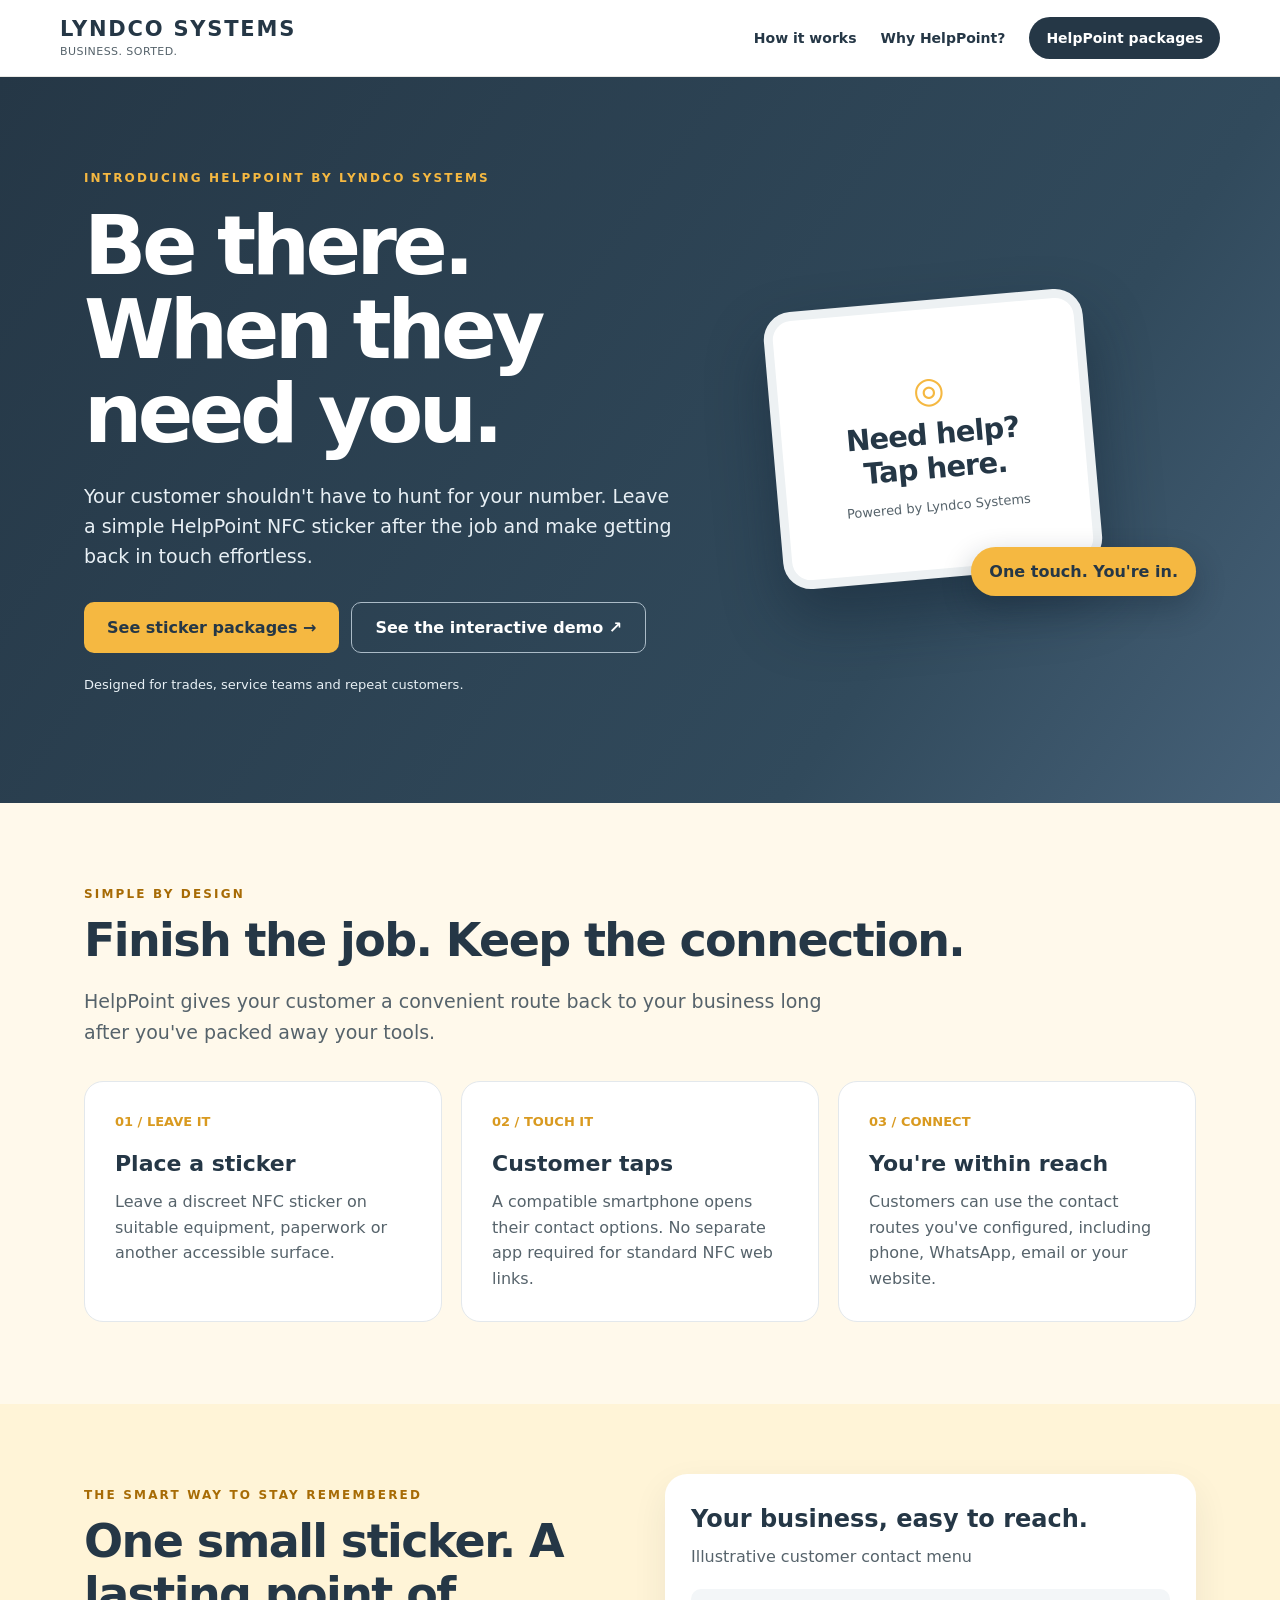
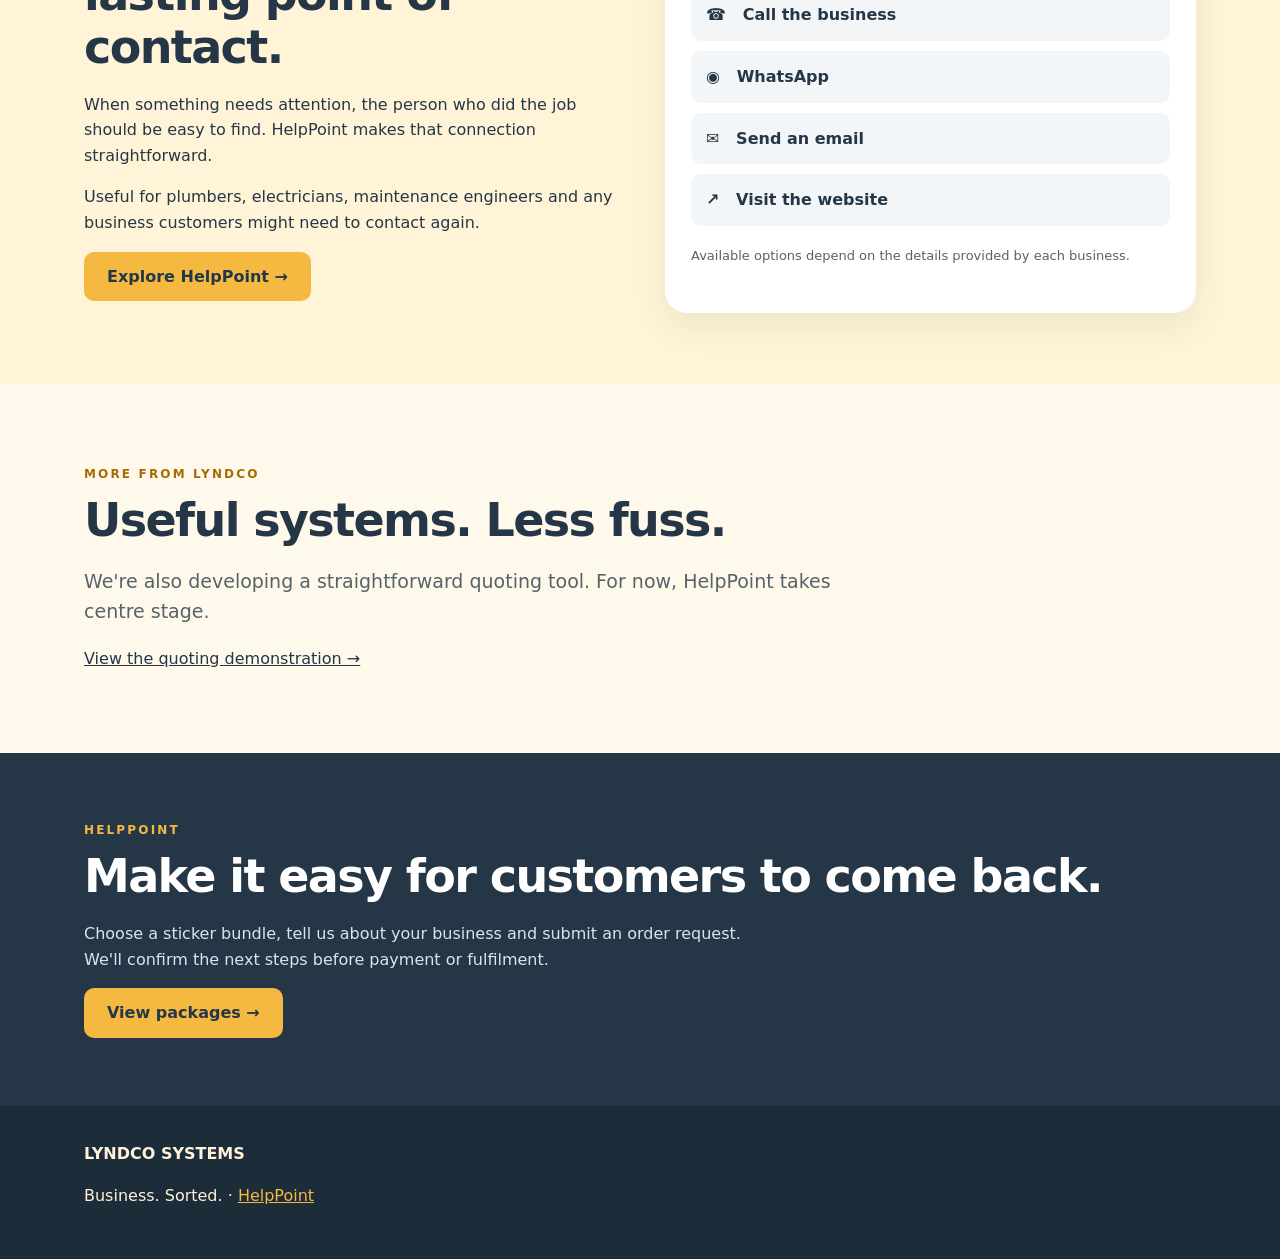
<file: index.html>
<!doctype html>
<html lang="en-GB"><head><meta charset="utf-8"><meta name="viewport" content="width=device-width,initial-scale=1"><meta name="theme-color" content="#253746"><meta name="description" content="HelpPoint by Lyndco Systems. A simple NFC sticker that gives your customers a direct way to contact your business again."><title>Lyndco Systems | HelpPoint</title><style>
:root{--ink:#253746;--teal:#D99A20;--gold:#F5B841;--paper:#FFF9EB;--muted:#56636B}*{box-sizing:border-box}html{scroll-behavior:smooth}body{margin:0;font:16px/1.6 system-ui,-apple-system,Segoe UI,sans-serif;background:var(--paper);color:var(--ink)}a{color:inherit}.wrap{max-width:1160px;margin:auto;padding:0 24px}.nav{display:flex;justify-content:space-between;align-items:center;gap:22px;padding:17px 0}.masthead{background:#fff;border-bottom:1px solid #E9E9E5}.wordmark{font-weight:850;letter-spacing:.085em;text-decoration:none;font-size:21px;line-height:1.1;color:#253746}.wordmark small{display:block;letter-spacing:.04em;font-weight:500;font-size:11px;margin-top:5px;color:#56636B}.navlinks{display:flex;gap:24px;align-items:center;flex-wrap:wrap}.navlinks a{font-size:14px;font-weight:700;text-decoration:none}.navlinks .navcta{background:var(--ink);color:#fff;border-radius:100px;padding:10px 17px}.hero{background:linear-gradient(125deg,#253746,#314A5C 72%,#466178);color:#fff;overflow:hidden}.hero-inner{display:grid;grid-template-columns:1.15fr .85fr;gap:50px;align-items:center;padding-top:92px;padding-bottom:94px}.eyebrow{color:#F5B841;text-transform:uppercase;font-size:12px;letter-spacing:.18em;font-weight:850}h1{font-size:clamp(48px,6.4vw,82px);letter-spacing:-.055em;line-height:1.03;margin:15px 0 24px}h2{font-size:clamp(30px,4vw,46px);letter-spacing:-.035em;line-height:1.15;margin:10px 0 18px}.hero p{font-size:19px;color:#E8F0F5;max-width:590px}.btn{display:inline-flex;align-items:center;justify-content:center;min-height:49px;border-radius:10px;padding:12px 23px;font-weight:800;text-decoration:none;background:var(--gold);color:#253746}.btn.secondary{background:transparent;border:1px solid #ABBBC7;color:#fff}.btn:hover,.navcta:hover{filter:brightness(1.08);transform:translateY(-1px)}.btn,.navcta{transition:transform .15s,filter .15s}.buttons{display:flex;gap:12px;flex-wrap:wrap;margin-top:30px}.visual{position:relative;padding:28px}.sticker{margin:0 auto 0 0;max-width:320px;aspect-ratio:1.15;background:#FFFFFF;color:#253746;border:9px solid #EDF1F3;border-radius:28px;box-shadow:0 30px 60px #101F2F70;display:flex;flex-direction:column;justify-content:center;align-items:center;text-align:center;transform:rotate(-5deg);padding:24px}.sticker .symbol{font-size:36px;color:#F5B841}.sticker strong{font-size:29px;line-height:1.15;letter-spacing:-.03em}.sticker span{color:#56636B;font-size:13px;margin-top:12px}.visual .pill{position:absolute;right:0;bottom:10px;background:#F5B841;color:#253746;border-radius:100px;padding:12px 18px;font-weight:800;box-shadow:0 12px 30px #101F2F50}.section{padding:82px 0}.section .lead{font-size:19px;max-width:770px;color:var(--muted)}.steps{display:grid;grid-template-columns:repeat(3,1fr);gap:19px;margin-top:34px}.step{padding:30px;background:#fff;border:1px solid #E3E8EC;border-radius:19px}.number{font-size:13px;font-weight:900;color:var(--teal)}.step h3{font-size:22px;margin:13px 0 8px}.step p{color:var(--muted);margin:0}.stripe{background:#FFF4D7;padding:70px 0}.two{display:grid;grid-template-columns:1fr 1fr;gap:50px;align-items:center}.example{background:#fff;border-radius:22px;padding:26px;box-shadow:0 14px 35px #25374614}.example h3{margin:0 0 5px;font-size:24px}.example p{color:var(--muted);margin:0 0 20px}.option{padding:13px 15px;background:#F3F6F8;border-radius:10px;margin-top:10px;font-weight:700}.fine{font-size:13px;color:var(--muted)}.closing{background:#253746;color:#fff;padding:68px 0}.closing p{color:#D9E5ED;max-width:670px}.footer{padding:35px 0;background:#1C2C39;color:#fff2d9}.footer a{color:#F5B841}@media(max-width:780px){.hero-inner,.two,.steps{grid-template-columns:1fr}.hero-inner{padding-top:55px;padding-bottom:65px;gap:15px}.nav{align-items:flex-start;flex-direction:column}.navlinks{gap:16px}.visual{padding:25px 15px}.visual .pill{right:6px}.section{padding:58px 0}.stripe{padding:54px 0}h1{font-size:51px}}
</style></head><body>
<header class="masthead"><div class="wrap nav"><a class="wordmark" href="/" aria-label="Lyndco Systems home">LYNDCO SYSTEMS<small>BUSINESS. SORTED.</small></a><nav class="navlinks" aria-label="Main navigation"><a href="#how">How it works</a><a href="#why">Why HelpPoint?</a><a href="/helppoint/" class="navcta">HelpPoint packages</a></nav></div></header>
<main><section class="hero"><div class="wrap hero-inner"><div><div class="eyebrow">Introducing HelpPoint by Lyndco Systems</div><h1>Be there.<br>When they need you.</h1><p>Your customer shouldn't have to hunt for your number. Leave a simple HelpPoint NFC sticker after the job and make getting back in touch effortless.</p><div class="buttons"><a class="btn" href="/helppoint/">See sticker packages →</a><a class="btn secondary" href="https://demo.lyndcosystems.com/">See the interactive demo ↗</a></div><p style="font-size:13px;margin-top:22px">Designed for trades, service teams and repeat customers.</p></div><div class="visual"><div class="sticker" aria-label="Example customer-facing sticker"><div class="symbol">◎</div><strong>Need help?<br>Tap here.</strong><span>Powered by Lyndco Systems</span></div><div class="pill">One touch. You're in.</div></div></div></section>
<section class="section" id="how"><div class="wrap"><div class="eyebrow" style="color:#A76B05">Simple by design</div><h2>Finish the job. Keep the connection.</h2><p class="lead">HelpPoint gives your customer a convenient route back to your business long after you've packed away your tools.</p><div class="steps"><div class="step"><div class="number">01 / LEAVE IT</div><h3>Place a sticker</h3><p>Leave a discreet NFC sticker on suitable equipment, paperwork or another accessible surface.</p></div><div class="step"><div class="number">02 / TOUCH IT</div><h3>Customer taps</h3><p>A compatible smartphone opens their contact options. No separate app required for standard NFC web links.</p></div><div class="step"><div class="number">03 / CONNECT</div><h3>You're within reach</h3><p>Customers can use the contact routes you've configured, including phone, WhatsApp, email or your website.</p></div></div></div></section>
<section class="stripe" id="why"><div class="wrap two"><div><div class="eyebrow" style="color:#A76B05">The smart way to stay remembered</div><h2>One small sticker. A lasting point of contact.</h2><p class="lead">When something needs attention, the person who did the job should be easy to find. HelpPoint makes that connection straightforward.</p><p>Useful for plumbers, electricians, maintenance engineers and any business customers might need to contact again.</p><a class="btn" href="/helppoint/">Explore HelpPoint →</a></div><div class="example"><h3>Your business, easy to reach.</h3><p>Illustrative customer contact menu</p><div class="option">☎ &nbsp; Call the business</div><div class="option">◉ &nbsp; WhatsApp</div><div class="option">✉ &nbsp; Send an email</div><div class="option">↗ &nbsp; Visit the website</div><p class="fine" style="margin-top:20px">Available options depend on the details provided by each business.</p></div></div></section>
<section class="section"><div class="wrap"><div class="eyebrow" style="color:#A76B05">More from Lyndco</div><h2>Useful systems. Less fuss.</h2><p class="lead">We're also developing a straightforward quoting tool. For now, HelpPoint takes centre stage.</p><a href="/lyndquote/">View the quoting demonstration →</a></div></section>
<section class="closing"><div class="wrap"><div class="eyebrow">HelpPoint</div><h2>Make it easy for customers to come back.</h2><p>Choose a sticker bundle, tell us about your business and submit an order request. We'll confirm the next steps before payment or fulfilment.</p><a class="btn" href="/helppoint/">View packages →</a></div></section></main><footer class="footer"><div class="wrap"><strong>LYNDCO SYSTEMS</strong><p>Business. Sorted. · <a href="/helppoint/">HelpPoint</a></p></div></footer></body></html>
</file>
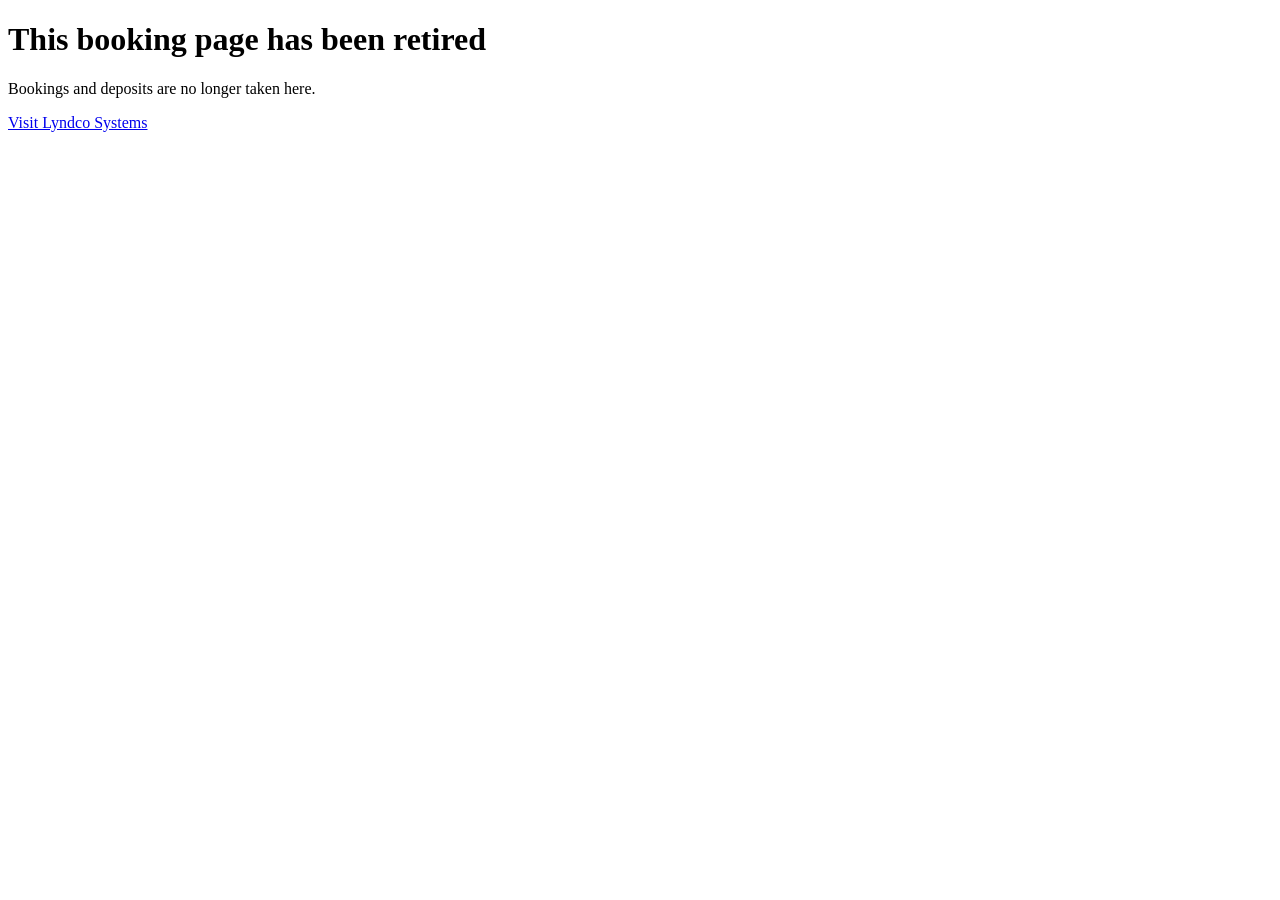
<file: book/index.html>
<!doctype html><html lang="en-GB"><head><meta charset="utf-8"><meta name="viewport" content="width=device-width,initial-scale=1"><meta name="robots" content="noindex,follow"><title>Booking page retired | Lyndco Systems</title></head><body><main><h1>This booking page has been retired</h1><p>Bookings and deposits are no longer taken here.</p><p><a href="https://www.lyndcosystems.com/">Visit Lyndco Systems</a></p></main></body></html>
</file>
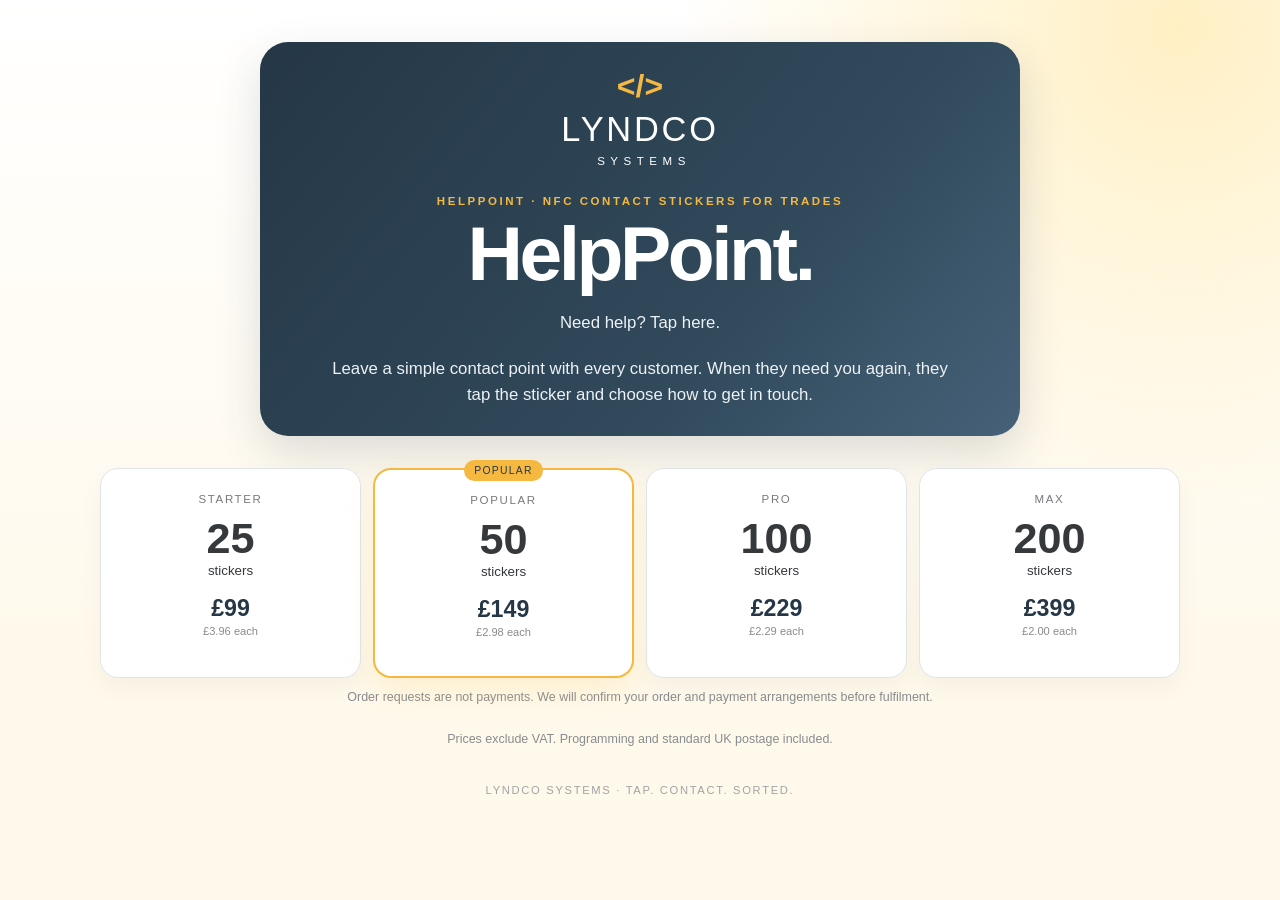
<file: helppoint/index.html>
<!doctype html>
<html lang="en">
<head>
  <meta charset="utf-8">
  <meta name="viewport" content="width=device-width,initial-scale=1,viewport-fit=cover">
  <meta name="robots" content="index,follow">
  <meta name="referrer" content="strict-origin-when-cross-origin">
  <meta http-equiv="Content-Security-Policy" content="default-src 'none'; script-src 'self'; style-src 'self'; connect-src https://vikzpaetwkkztehumuqe.supabase.co; base-uri 'none'; form-action 'none'; object-src 'none'; frame-src 'none'; img-src 'self' data:; upgrade-insecure-requests">
  <title>Lyndco Systems — HelpPoint — Stay within reach.</title>
  <meta name="description" content="NFC contact stickers for trades. One tap gives your customers a simple route back to your business.">
  <link rel="stylesheet" href="/tapcontact/callback-order.css">
  <link rel="stylesheet" href="/tapcontact/theme.css">
</head>
<body>
  <main class="page">
    <header class="hero">
      <div class="logoMark">&lt;/&gt;</div>
      <div class="logo">LYNDCO <span>SYSTEMS</span></div>
      <p class="eyebrow">HELPPOINT · NFC CONTACT STICKERS FOR TRADES</p>
      <h1>HelpPoint.</h1>
      <p class="intro">Need help? Tap here. </p><p class="intro">Leave a simple contact point with every customer. When they need you again, they tap the sticker and choose how to get in touch.</p>
    </header>

    <section class="packs" aria-label="Sticker bundles">
      <button class="pack" data-pack="25"><span class="packName">Starter</span><strong>25</strong><span>stickers</span><b>£99</b><small>£3.96 each</small></button>
      <button class="pack featured" data-pack="50"><span class="tag">POPULAR</span><span class="packName">Popular</span><strong>50</strong><span>stickers</span><b>£149</b><small>£2.98 each</small></button>
      <button class="pack" data-pack="100"><span class="packName">Pro</span><strong>100</strong><span>stickers</span><b>£229</b><small>£2.29 each</small></button>
      <button class="pack" data-pack="200"><span class="packName">Max</span><strong>200</strong><span>stickers</span><b>£399</b><small>£2.00 each</small></button>
    </section>
    <p class="vat">Order requests are not payments. We will confirm your order and payment arrangements before fulfilment.</p><p class="vat">Prices exclude VAT. Programming and standard UK postage included.</p>

    <section id="checkout" class="panel hidden">
      <div id="formStep">
        <h2>Your business details</h2>
        <p class="muted">Enter these once. They become the contact menu your customer sees after tapping.</p>
        <div class="fields">
          <label>Business Name<input id="business" maxlength="120" required></label>
          <label>Website<input id="website" type="url" placeholder="https://yourbusiness.co.uk"></label>
          <label>Landline<input id="landline" inputmode="tel"></label>
          <label>Customer Emergency Contact Number<input id="emergency" inputmode="tel"></label>
          <label>WhatsApp<input id="whatsapp" inputmode="tel"></label>
          <label>Email<input id="email" type="email" autocomplete="email" required></label>
          <label>Confirm Email<input id="email2" type="email" autocomplete="off" required></label>
        </div>
        <h3>Delivery address</h3>
        <div class="fields">
          <label>Address line 1<input id="address1" autocomplete="address-line1" required></label>
          <label>Address line 2<input id="address2" autocomplete="address-line2"></label>
          <label>Town / City<input id="town" autocomplete="address-level2" required></label>
          <label>Postcode<input id="postcode" autocomplete="postal-code" required></label>
        </div>
        <button id="reviewBtn" class="cta">Buy now</button>
      </div>

      <div id="reviewStep" class="hidden">
        <h2>Confirm your order</h2>
        <p class="muted">Please check carefully. This information will be programmed into your Lyndco contact page.</p>
        <div id="reviewBox" class="reviewBox"></div>
        <div class="buttonRow">
          <button id="editBtn" class="secondary">Edit</button>
          <button id="placeBtn" class="cta">Submit order request</button>
        </div>
        <p class="fine">No programming link is shown here. Lyndco creates that automatically after the order is submitted.</p>
      </div>

      <div id="doneStep" class="hidden done">
        <div class="tick">✓</div>
        <h2>Request received</h2>
        <p>Your request reference is <strong id="orderRef"></strong>.</p>
        <p class="muted">Your details have been submitted. This is not a payment confirmation; Lyndco will confirm the next steps.</p>
      </div>
      <p id="error" class="error hidden"></p>
    </section>

    <footer>LYNDCO SYSTEMS · TAP. CONTACT. SORTED.</footer>
  </main>
  <script src="/tapcontact/callback-order.js" defer></script>
</body>
</html>
</file>
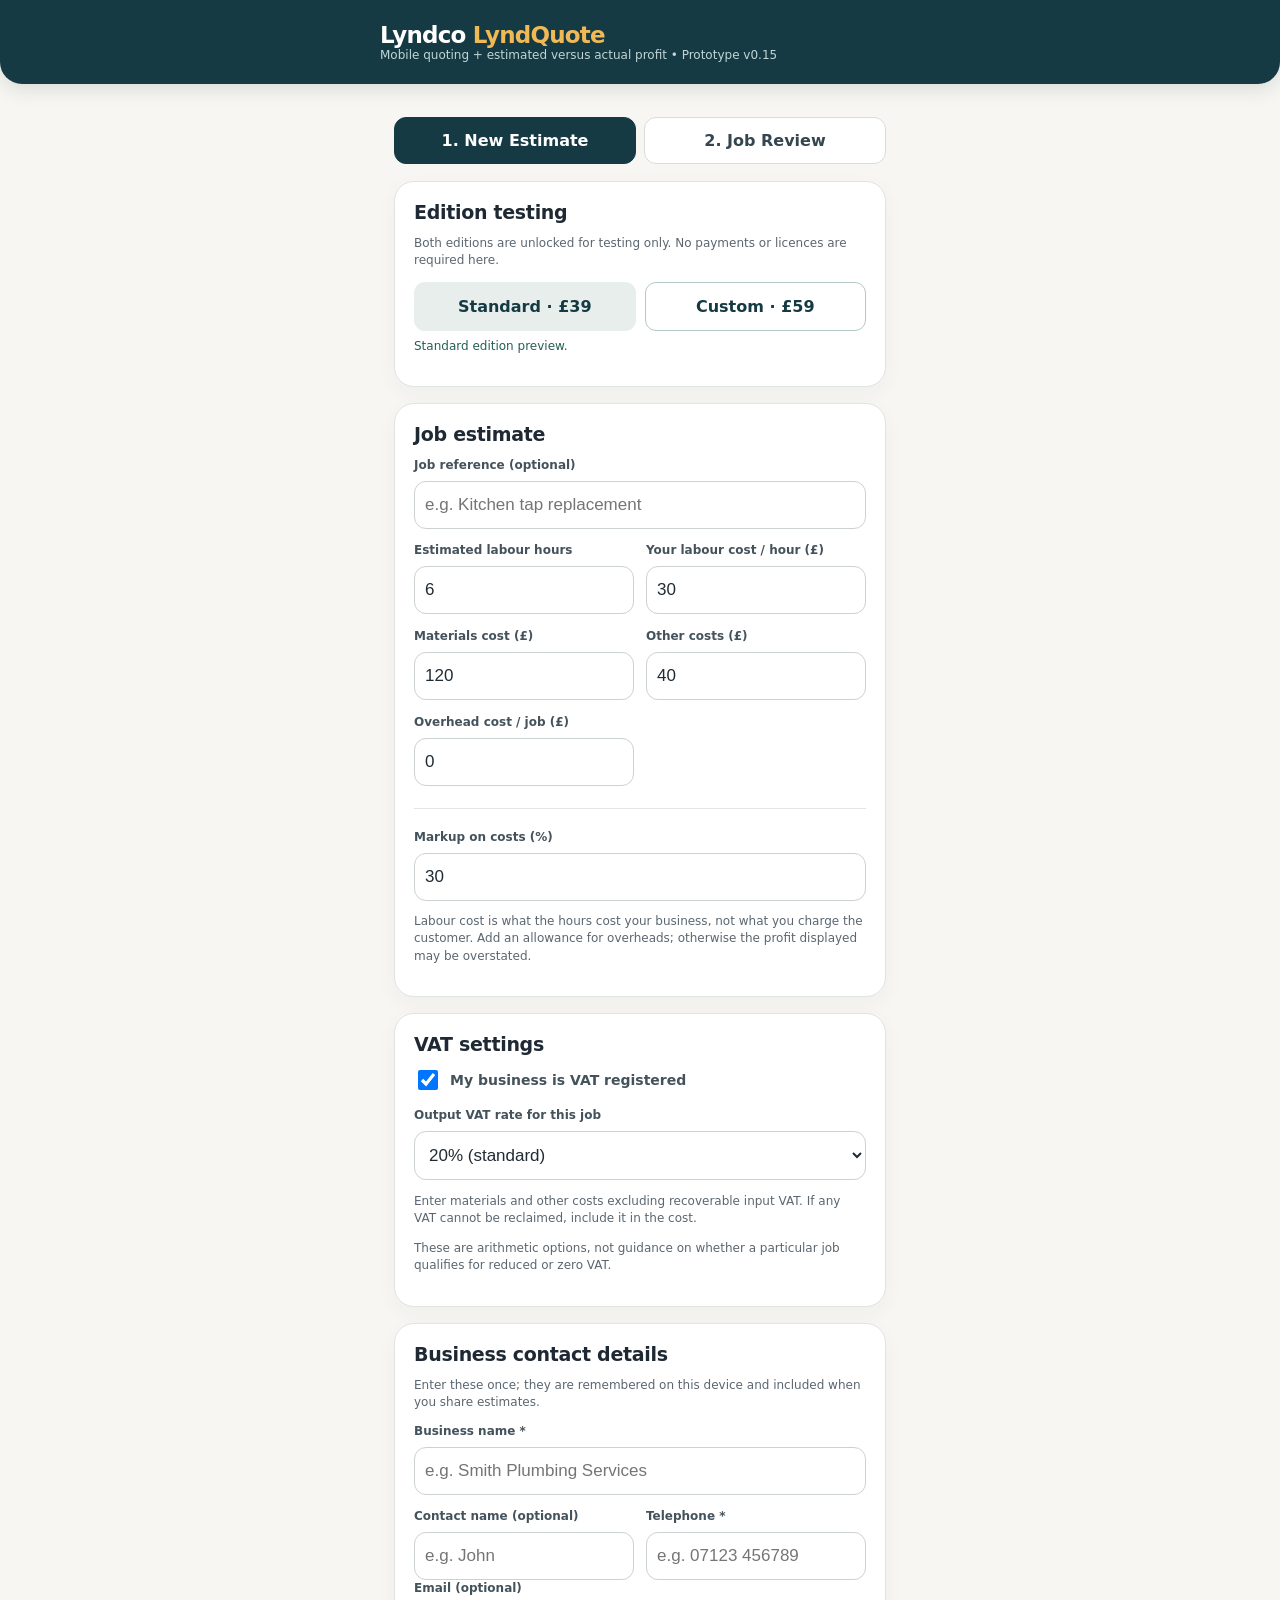
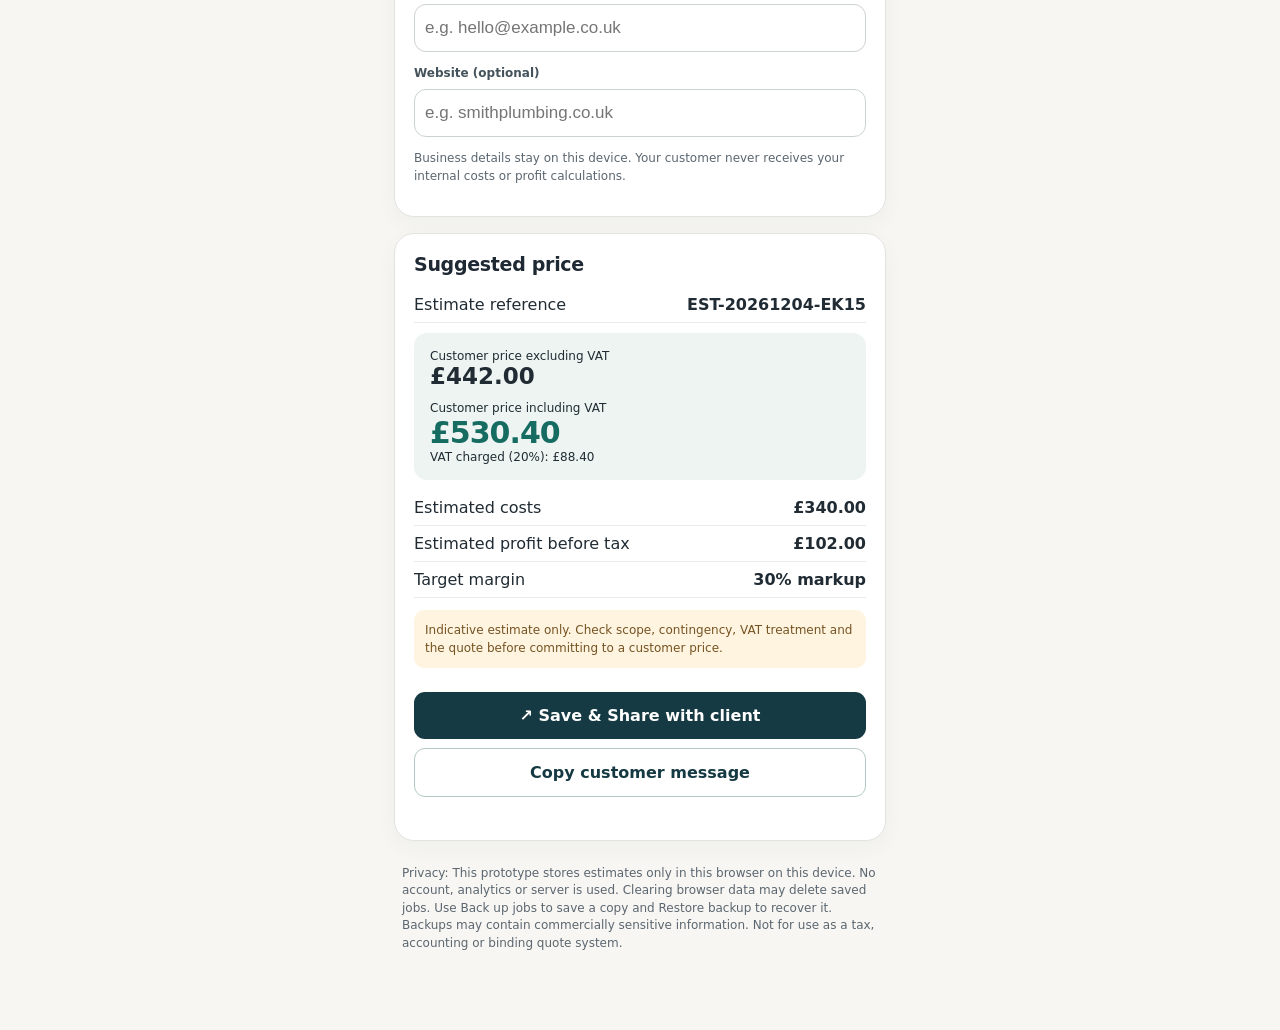
<file: lyndquote/index.html>
<!doctype html>
<html lang="en-GB"><head><meta charset="utf-8"><meta name="viewport" content="width=device-width, initial-scale=1, viewport-fit=cover"><meta name="theme-color" content="#163a43"><title>LyndQuote — Lyndco Systems</title><link rel="manifest" href="./manifest.webmanifest"><link rel="apple-touch-icon" href="./icon.svg"><meta name="apple-mobile-web-app-capable" content="yes"><meta name="apple-mobile-web-app-status-bar-style" content="default">
<style>
:root{font-family:system-ui,-apple-system,Segoe UI,Roboto,sans-serif;color:#172932;background:#f2f5f4}*{box-sizing:border-box}body{margin:0}.wrap{max-width:520px;margin:auto;padding:16px 14px 70px}.header{background:#142b34;color:white;padding:22px 17px;border-radius:0 0 18px 18px}.header .wrap{padding:0}.brand{font-size:23px;font-weight:850;letter-spacing:-.8px}.sub{font-size:12px;color:#a9c5c6}.tabs{display:grid;grid-template-columns:1fr 1fr;gap:8px;margin:17px 0}button{font:inherit;cursor:pointer}.tab{border:1px solid #d0ddda;background:white;border-radius:12px;padding:13px;font-weight:700;color:#32454a}.tab.active{background:#167c79;border-color:#167c79;color:white}.card{background:white;border:1px solid #e2e9e6;border-radius:15px;padding:17px;margin-bottom:13px;box-shadow:0 2px 10px #102c2910}h2{font-size:17px;margin:0 0 12px}label{display:block;font-size:12px;font-weight:730;color:#496067;margin-bottom:6px}input,select{width:100%;border:1px solid #bbcaca;background:white;padding:13px 10px;border-radius:10px;font-size:17px;color:#172932;min-width:0}input:focus,select:focus{outline:3px solid #91dcd34d;border-color:#167c79}.grid{display:grid;grid-template-columns:1fr 1fr;gap:12px}.field{margin-bottom:13px}.field:last-child{margin:0}.muted{color:#60757b;font-size:12px;line-height:1.45}.small{font-size:12px}.line{display:flex;justify-content:space-between;gap:9px;padding:8px 0;border-bottom:1px solid #e8eeec}.line:last-child{border-bottom:0}.line strong{font-variant-numeric:tabular-nums}.pricebox{background:#e7f5f0;border-radius:13px;padding:16px;margin:10px 0}.price{font-size:30px;font-weight:850;letter-spacing:-1px;color:#0c6355}.second{font-size:23px;font-weight:770}.button{border:0;background:#167c79;color:white;padding:14px 16px;border-radius:11px;width:100%;font-weight:750}.button.alt{background:#e6efed;color:#155e5b}.button.outline{background:white;color:#166c69;border:1px solid #a1c7c1}.button:disabled{opacity:.45;cursor:not-allowed}.actions{display:grid;grid-template-columns:1fr 1fr;gap:9px}.pill{font-size:11px;background:#e4eeeb;color:#2e615b;border-radius:99px;padding:5px 9px;font-weight:700}.notice{font-size:12px;background:#fff6e6;padding:11px;border-radius:10px;color:#7c5622;line-height:1.5}.hidden{display:none}.historyItem{border:1px solid #dfe8e4;border-radius:10px;padding:13px;margin:9px 0;display:flex;justify-content:space-between;align-items:center;gap:10px}.historyItem button{border:1px solid #b3c7c2;border-radius:8px;background:white;padding:8px;font-weight:650;color:#166c69}.status{font-size:12px;color:#41786a;margin-top:8px;min-height:16px}.toggle{display:flex;align-items:center;gap:9px;margin:8px 0 14px;font-size:14px}.toggle input{width:20px;height:20px}.reviewMetric{font-size:24px;font-weight:800}.good{color:#117b51}.bad{color:#b33b3b}@media(max-width:340px){.grid{grid-template-columns:1fr}.actions{grid-template-columns:1fr}}

/* LyndQuote visual refresh v0.15 */
:root{color:#202b33;background:#f7f6f2}
body{background:#f7f6f2;color:#202b33}
.header{background:#163a43;border-radius:0 0 22px 22px;box-shadow:0 5px 20px #152b3321}
.header .brand span{color:#efb956!important}
.sub{color:#c0d5d6}
.card{border:1px solid #e2e4e1;border-radius:20px;box-shadow:0 7px 21px #202b330a;padding:19px;margin-bottom:16px}
h2{font-size:19px;letter-spacing:-.3px;color:#1f2933}
label{color:#44525c;font-size:12px;line-height:1.35;min-height:18px}
input,select{border-color:#cbd2d1;border-radius:12px;background:#fff;color:#202b33}
input:focus,select:focus{border-color:#bd923b;outline:3px solid #e8ba5d45}
.grid{column-gap:12px;row-gap:14px}
.grid>.field{margin:0}
#extraQuoteFields:not(.hidden){display:contents}
.markup-section{border-top:1px solid #e3e5e2;margin-top:22px;padding-top:20px}
.markup-section .field{margin:0}
.tab{border-color:#d5dddd;color:#344650;background:#fff}
.tab.active,.button{background:#163a43;border-color:#163a43;color:white}
.button.alt{background:#e8eeec;color:#163a43}
.button.outline{color:#163a43;border-color:#b3c9c7}
.pill{background:#edf2f0;color:#31575a}
.pricebox{background:#edf4f1}
.price{color:#176c61}
.muted{color:#5b6670}
.notice{background:#fff4e0;color:#755322}
.historyItem{border-color:#e0e6e3}
.status{color:#245f53}
.line{border-color:#e9ebe9}
@media(max-width:340px){.grid{grid-template-columns:1fr 1fr;column-gap:8px}.grid input{padding:11px 7px;font-size:16px}}
</style></head><body>
<div class="header"><div class="wrap"><div class="brand">Lyndco <span style="color:#83d7c3">LyndQuote</span></div><div class="sub">Mobile quoting + estimated versus actual profit • Prototype v0.15</div></div></div>
<main class="wrap"><nav class="tabs"><button id="quoteTab" class="tab active" onclick="tab('quote')">1. New Estimate</button><button id="reviewTab" class="tab" onclick="tab('review')">2. Job Review</button></nav>
<section id="quoteSection">
<div class="card"><h2>Edition testing</h2><p class="muted">Both editions are unlocked for testing only. No payments or licences are required here.</p><div class="actions"><button class="button alt" id="standardEdition" onclick="setEdition('standard')">Standard · £39</button><button class="button outline" id="customEdition" onclick="setEdition('custom')">Custom · £59</button></div><div id="customSettings" class="hidden" style="margin-top:14px"><h2>Choose your custom fields</h2><div id="renameSettings"></div><div id="extraSettings"></div><button class="button" onclick="saveCustomSetup()" style="margin-top:14px">Save fields &amp; start estimating</button></div><p id="editionStatus" class="status"></p><button class="button outline hidden" id="editCustom" onclick="editCustomSetup()" style="margin-top:8px">Edit custom fields</button></div>
<div class="card"><h2>Job estimate</h2><div class="field"><label for="job">Job reference (optional)</label><input id="job" placeholder="e.g. Kitchen tap replacement" maxlength="100"></div><div class="grid"><div class="field"><label for="hours">Estimated labour hours</label><input id="hours" type="number" inputmode="decimal" min="0" step="0.5" value="6"></div><div class="field"><label for="hourCost">Your labour cost / hour (£)</label><input id="hourCost" type="number" inputmode="decimal" min="0" step="1" value="30"></div><div class="field"><label for="materials">Materials cost (£)</label><input id="materials" type="number" inputmode="decimal" min="0" step="1" value="120"></div><div class="field"><label for="other">Other costs (£)</label><input id="other" type="number" inputmode="decimal" min="0" step="1" value="40"></div><div class="field"><label for="overhead">Overhead cost / job (£)</label><input id="overhead" type="number" inputmode="decimal" min="0" step="1" value="0"></div><div id="extraQuoteFields" class="hidden"></div></div><div class="markup-section"><div class="field"><label for="margin">Markup on costs (%)</label><input id="margin" type="number" inputmode="decimal" min="0" max="95" step="1" value="30"></div></div><p class="muted">Labour cost is what the hours cost your business, not what you charge the customer. Add an allowance for overheads; otherwise the profit displayed may be overstated.</p></div>
<div class="card"><h2>VAT settings</h2><label class="toggle"><input type="checkbox" id="registered" checked> My business is VAT registered</label><div class="field"><label for="vat">Output VAT rate for this job</label><select id="vat"><option value="20">20% (standard)</option><option value="5">5% (reduced)</option><option value="0">0% (zero-rated)</option></select></div><p id="costNotice" class="muted"></p><p class="muted">These are arithmetic options, not guidance on whether a particular job qualifies for reduced or zero VAT.</p></div>
<div class="card"><h2>Business contact details</h2><p class="muted">Enter these once; they are remembered on this device and included when you share estimates.</p><div class="field"><label for="contractor">Business name *</label><input id="contractor" placeholder="e.g. Smith Plumbing Services" maxlength="100" autocomplete="organization"></div><div class="grid"><div class="field"><label for="contactName">Contact name (optional)</label><input id="contactName" placeholder="e.g. John" maxlength="100" autocomplete="name"></div><div class="field"><label for="phone">Telephone *</label><input id="phone" type="tel" placeholder="e.g. 07123 456789" maxlength="40" autocomplete="tel"></div></div><div class="field"><label for="email">Email (optional)</label><input id="email" type="email" placeholder="e.g. hello@example.co.uk" maxlength="120" autocomplete="email"></div><div class="field"><label for="website">Website (optional)</label><input id="website" placeholder="e.g. smithplumbing.co.uk" maxlength="150" inputmode="url" autocomplete="url"></div><p class="muted">Business details stay on this device. Your customer never receives your internal costs or profit calculations.</p></div>
<div class="card"><h2>Suggested price</h2><div class="line"><span>Estimate reference</span><strong id="estimateRef">—</strong></div><div class="pricebox"><div class="small">Customer price excluding VAT</div><div id="exvat" class="second">£0.00</div><div class="small" id="grossLabel" style="margin-top:12px">Customer price including VAT</div><div id="incvat" class="price">£0.00</div><div class="small" id="vatlabel">VAT charged: £0.00</div></div><div class="line"><span>Estimated costs</span><strong id="totalCost">£0.00</strong></div><div class="line"><span>Estimated profit before tax</span><strong id="profit">£0.00</strong></div><div class="line"><span>Target margin</span><strong id="target">30%</strong></div><p class="notice">Indicative estimate only. Check scope, contingency, VAT treatment and the quote before committing to a customer price.</p><button class="button" style="margin-top:12px" onclick="shareEstimate()">↗ Save &amp; Share with client</button><button class="button outline" style="margin-top:9px" onclick="copyEstimate()">Copy customer message</button><button class="button outline hidden" id="editCustomBottom" onclick="editCustomSetup()" style="margin-top:9px">Edit custom fields</button><div id="manualShare" class="hidden" style="margin-top:12px"><label for="shareText">Copy this message manually</label><textarea id="shareText" rows="7" readonly style="width:100%;font:inherit;border:1px solid #bbcaca;border-radius:10px;padding:12px"></textarea></div><div class="status" id="quoteStatus" role="status"></div></div>
</section>
<section id="reviewSection" class="hidden"><div class="card"><h2>Saved estimates</h2><p class="muted">Save a quote first, then open it here to enter the actual job costs.</p><div id="history"></div><div class="actions" style="margin-top:12px"><button class="button alt" onclick="exportBackup()">↓ Back up jobs</button><button class="button outline" onclick="$('backupInput').click()">↑ Restore backup</button></div><input id="backupInput" type="file" accept=".json,application/json" class="hidden" aria-label="Choose a LyndQuote backup file"><p class="muted">Backup includes saved estimates and reviews. Keep the file private. Restoring merges jobs without deleting existing ones.</p><div id="backupStatus" class="status" role="status"></div></div><div id="reviewForm" class="card hidden"><h2 id="reviewTitle">Review job</h2><div class="notice" style="margin-bottom:12px">Original estimate below is read-only and stays unchanged. Enter actual costs underneath to compare.</div><div id="savedEstimateSummary" class="card" style="padding:12px;background:#f4f8f7;box-shadow:none"></div><h2>Actual job results</h2><div class="grid"><div class="field"><label for="actualHours">Actual labour hours</label><input type="number" inputmode="decimal" min="0" step="0.5" id="actualHours"></div><div class="field"><label for="actualMaterials">Actual materials (£)</label><input type="number" inputmode="decimal" min="0" step="1" id="actualMaterials"></div><div class="field"><label for="actualOther">Actual other costs (£)</label><input type="number" inputmode="decimal" min="0" step="1" id="actualOther"></div><div class="field"><label for="actualOverhead">Actual overhead allocation (£)</label><input type="number" inputmode="decimal" min="0" step="1" id="actualOverhead"></div></div><div id="extraActualFields" class="grid hidden"></div><div class="field"><label for="agreedPrice">Final agreed price excluding VAT (£)</label><input type="number" inputmode="decimal" min="0" step="0.01" id="agreedPrice"></div><div class="pricebox"><div class="line"><span>Expected profit</span><strong id="expectedProfit">—</strong></div><div class="line"><span>Actual profit</span><strong class="reviewMetric" id="actualProfit">—</strong></div><div class="line"><span>Actual margin</span><strong id="actualMargin">—</strong></div><div class="line"><span>Extra labour hours</span><strong id="extraHours">—</strong></div><div class="line"><span>Profit difference</span><strong id="profitChange">—</strong></div></div><button class="button" onclick="saveReview()">Save job review</button><div class="status" id="reviewStatus" role="status"></div></div></section>
<div class="muted" style="padding:8px">Privacy: This prototype stores estimates only in this browser on this device. No account, analytics or server is used. Clearing browser data may delete saved jobs. Use Back up jobs to save a copy and Restore backup to recover it. Backups may contain commercially sensitive information. Not for use as a tax, accounting or binding quote system.</div></main>
<script>
'use strict';const ids=['job','hours','hourCost','materials','other','margin','overhead','registered','vat'];const $=id=>document.getElementById(id);const GBP=n=>new Intl.NumberFormat('en-GB',{style:'currency',currency:'GBP'}).format(n);const num=id=>{const v=Number($(id).value);return Number.isFinite(v)&&v>=0?v:0};const money=n=>Math.round((n+Number.EPSILON)*100)/100;let current=null;const CONTRACTOR_KEY='lyndco-lyndquote-contractor-v1';const BUSINESS_KEY='lyndco-lyndquote-business-v1';const businessFields=['contractor','contactName','phone','email','website'];
try{const saved=JSON.parse(localStorage.getItem(BUSINESS_KEY)||localStorage.getItem('lyndco-'+'quick'+'quote-business-v1')||'{}');businessFields.forEach(id=>$(id).value=saved[id]||'');if(!$('contractor').value)$('contractor').value=localStorage.getItem(CONTRACTOR_KEY)||localStorage.getItem('lyndco-'+'quick'+'quote-contractor-v1')||'';}catch{}
function saveBusiness(){let data={};businessFields.forEach(id=>data[id]=$(id).value.trim());try{localStorage.setItem(BUSINESS_KEY,JSON.stringify(data));localStorage.setItem(CONTRACTOR_KEY,data.contractor)}catch{}}
businessFields.forEach(id=>$(id).addEventListener('input',saveBusiness));
let estimateRef='EST-'+new Date().toISOString().slice(0,10).replace(/-/g,'')+'-'+Math.random().toString(36).slice(2,6).toUpperCase();$('estimateRef').textContent=estimateRef;
function validContact(){if(!$('contractor').value.trim()||!$('phone').value.trim()){$('quoteStatus').textContent='Add a business name and contact telephone number before sharing.';(!$('contractor').value.trim()?$('contractor'):$('phone')).focus();return false;}return true;}
const CUSTOM_KEY='lyndco-lyndquote-custom-v1';
const renameIds=['hours','hourCost','materials','other','overhead'];
const defaultLabels={hours:'Estimated labour hours',hourCost:'Your labour cost / hour (£)',materials:'Materials cost (£)',other:'Other costs (£)',overhead:'Overhead cost / job (£)'};
let edition='standard';let custom={labels:{},extras:['','','']};
try{const c=JSON.parse(localStorage.getItem(CUSTOM_KEY)||'{}');if(c&&typeof c==='object'){if(c.labels&&typeof c.labels==='object')custom.labels=c.labels;if(Array.isArray(c.extras))custom.extras=[0,1,2].map(i=>String(c.extras[i]||'').slice(0,55));}}catch{}
function activeExtras(){return edition==='custom'?custom.extras.map((label,i)=>({label:label.trim(),i})).filter(x=>x.label):[]}
function storeCustom(){try{localStorage.setItem(CUSTOM_KEY,JSON.stringify(custom))}catch{}}
const CATEGORY_OPTIONS=['Materials','Parts','Consumables','Travel','Fuel','Parking','Waste disposal','Equipment hire','Plant hire','Delivery','Subcontractors','Materials delivery','Site preparation','Permits','Other expenses'];
const LOCKED_FIELDS={hours:'Labour hours',hourCost:'Labour cost per hour'};
let customSaved=false;
try{customSaved=localStorage.getItem('lyndco-lyndquote-custom-configured-v1')==='yes'}catch{}
function availableCategory(field){
 const labels=[custom.labels.materials||'Materials',custom.labels.other||'Other expenses',custom.labels.overhead||'Overheads',...custom.extras];
 return labels.filter((x,i)=>i!==field&&x);
}
function choice(id,current,choices,callback,index){
 const select=document.createElement('select');select.id='choice-'+id;
 for(const v of choices){const o=document.createElement('option');o.value=v;o.textContent=v||'None — leave out';select.append(o);}
 select.value=choices.includes(current)?current:choices[0];
 select.addEventListener('change',()=>{callback(select.value);refreshChoices();});
 return select;
}
function buildCustomUI(){
 const rename=$('renameSettings');rename.replaceChildren();
 
 const choices=[['materials','Materials'],['other','Other expenses'],['overhead','Overheads']];
 for(const [id,def] of choices){const wrap=document.createElement('div');wrap.className='field';const lab=document.createElement('label');lab.textContent='Field '+(choices.findIndex(v=>v[0]===id)+1);const select=choice(id,custom.labels[id]||def,[def,...CATEGORY_OPTIONS.filter(v=>v!==def)],v=>{custom.labels[id]=v},null);wrap.append(lab,select);rename.append(wrap)}
 const extras=$('extraSettings');extras.replaceChildren();
 for(let i=0;i<3;i++){const wrap=document.createElement('div');wrap.className='field';const lab=document.createElement('label');lab.textContent='Field '+(i+4);const select=choice('extra'+i,custom.extras[i]||'',['',...CATEGORY_OPTIONS],v=>{custom.extras[i]=v},i+3);wrap.append(lab,select);extras.append(wrap)}
 refreshChoices();
}
function refreshChoices(){
 const selects=[...document.querySelectorAll('#renameSettings select, #extraSettings select')];
 const chosen=selects.map(s=>s.value).filter(Boolean);
 for(const select of selects){for(const option of select.options){option.disabled=!!option.value&&option.value!==select.value&&chosen.includes(option.value)}}
}
function renderCustomLabels(){
 for(const id of renameIds){
  const el=document.querySelector('label[for="'+id+'"]');
  if(!el)continue;
  const label=(id==='hours'||id==='hourCost')?'':(edition==='custom'&&(custom.labels[id]||''));
  el.textContent=label?(label+(id==='hourCost'?' (£/hour)':id==='hours'?'':' (£)')):defaultLabels[id];
 }
 const q=$('extraQuoteFields');
 const previous={};q.querySelectorAll('input').forEach(x=>previous[x.id]=x.value);
 q.replaceChildren();
 for(const {label,i} of activeExtras()){
  const div=document.createElement('div');div.className='field';
  const l=document.createElement('label');l.htmlFor='extraQuote'+i;l.textContent=label+' (£)';
  const x=document.createElement('input');x.id='extraQuote'+i;x.type='number';x.inputMode='decimal';x.min='0';x.step='0.01';x.value=previous[x.id]||'0';x.addEventListener('input',compute);
  div.append(l,x);q.append(div);
 }
 q.classList.toggle('hidden',activeExtras().length===0);
}
function saveCustomSetup(){
 const fields=[custom.labels.materials||'Materials',custom.labels.other||'Other expenses',custom.labels.overhead||'Overheads',...custom.extras].filter(Boolean);
 if(new Set(fields).size!==fields.length){$('editionStatus').textContent='Each category can only be used once. Choose different entries.';return;}
 customSaved=true;storeCustom();
 try{localStorage.setItem('lyndco-lyndquote-custom-configured-v1','yes')}catch{}
 $('customSettings').classList.add('hidden');$('editCustom').classList.remove('hidden');$('editCustomBottom').classList.remove('hidden');
 $('editionStatus').textContent='Custom fields saved. Ready to estimate.';
 renderCustomLabels();compute();document.querySelector('#quoteSection .card:nth-child(2)')?.scrollIntoView({behavior:'smooth',block:'start'});
}
function editCustomSetup(){
 $('customSettings').classList.remove('hidden');buildCustomUI();
 $('customSettings').scrollIntoView({behavior:'smooth',block:'start'});
}
function setEdition(value){
 edition=value==='custom'?'custom':'standard';
 $('customSettings').classList.toggle('hidden',edition!=='custom'||customSaved);
 $('editCustom').classList.toggle('hidden',edition!=='custom'||!customSaved);
 $('editCustomBottom').classList.toggle('hidden',edition!=='custom'||!customSaved);
 $('standardEdition').className='button '+(edition==='standard'?'alt':'outline');
 $('customEdition').className='button '+(edition==='custom'?'alt':'outline');
 $('editionStatus').textContent=edition==='custom'?(customSaved?'Custom fields ready.':'Choose your fields, then press Save.'): 'Standard edition preview.';
 renderCustomLabels();compute();
}
const KEY='lyndco-lyndquote-prototype-v1';let records=[];try{records=JSON.parse(localStorage.getItem(KEY)||localStorage.getItem('lyndco-'+'quick'+'quote-prototype-v1')||'[]');if(!Array.isArray(records))records=[]}catch{records=[]}
function compute(){let margin=Math.min(95,num('margin'));let hours=num('hours'),labor=num('hourCost'),materials=num('materials'),other=num('other'),overhead=num('overhead'),extras=activeExtras().map(({label,i})=>({label,amount:num('extraQuote'+i)})),extraTotal=extras.reduce((sum,e)=>sum+e.amount,0),cost=hours*labor+materials+other+overhead+extraTotal,net=money(cost*(1+margin/100)),reg=$('registered').checked,rate=reg?num('vat')/100:0,tax=money(net*rate),gross=money(net+tax);$('vat').disabled=!reg;$('costNotice').textContent=reg?'Enter materials and other costs excluding recoverable input VAT. If any VAT cannot be reclaimed, include it in the cost.':'You are not charging VAT. Enter materials and other costs including any VAT you cannot reclaim.';$('exvat').textContent=GBP(net);$('incvat').textContent=GBP(gross);$('grossLabel').textContent=reg?'Customer price including VAT':'Total estimated price (no VAT charged)';$('vatlabel').textContent=reg?'VAT charged ('+num('vat')+'%): '+GBP(tax):'No VAT charged (not VAT registered)';$('totalCost').textContent=GBP(cost);$('profit').textContent=GBP(net-cost);$('target').textContent=margin+'% markup';return {name:$('job').value.trim()||'Untitled job',hours,labor,materials,other,overhead,margin,cost,net,tax,gross,reg,rate:num('vat'),extras,edition,method:'markup'}}
ids.forEach(id=>$(id).addEventListener(id==='registered'||id==='vat'?'change':'input',compute));function persist(){try{localStorage.setItem(KEY,JSON.stringify(records));return true}catch{return false}}function saveQuote(){
 const snapshot=compute();
 const ix=records.findIndex(r=>r.ref===estimateRef);
 const previous=ix>=0?records[ix]:null;
 const updated={...snapshot,id:previous?.id||(Date.now()+'-'+Math.random().toString(36).slice(2,7)),ref:estimateRef,created:previous?.created||new Date().toISOString()};
 // Keep a completed review only when the original pricing inputs have not changed.
 const keys=['name','hours','labor','materials','other','overhead','margin','cost','net','tax','gross','reg','rate','method'];
 if(previous?.review&&keys.every(k=>previous[k]===snapshot[k])&&JSON.stringify(previous.extras||[])===JSON.stringify(snapshot.extras||[]))updated.review=previous.review;
 const next=records.slice();if(ix>=0)next[ix]=updated;else next.unshift(updated);
 try{localStorage.setItem(KEY,JSON.stringify(next));records=next;
 $('quoteStatus').textContent=ix>=0?'Estimate updated — no duplicate created.':'Estimate saved on this device.';
 renderHistory();return true;
 }catch(e){$('quoteStatus').textContent='Could not save estimate. Check available browser storage before sharing.';return false;}
}
function deleteEstimate(id){
 const d=records.find(r=>r.id===id);if(!d)return;
 if(!confirm('Delete saved estimate '+(d.ref||d.name)+'? This cannot be undone unless you have a backup.'))return;
 const next=records.filter(r=>r.id!==id);
 try{localStorage.setItem(KEY,JSON.stringify(next));records=next;
 if(current===id){current=null;$('reviewForm').classList.add('hidden');}
 if(d.ref===estimateRef){estimateRef='EST-'+new Date().toISOString().slice(0,10).replace(/-/g,'')+'-'+Math.random().toString(36).slice(2,6).toUpperCase();$('estimateRef').textContent=estimateRef;}
 renderHistory();
 }catch(e){alert('Could not delete the estimate because device storage is unavailable.');}
}
function estimateMessage(){
 let d=compute(),business=$('contractor').value.trim(),contact=$('contactName').value.trim(),phone=$('phone').value.trim(),email=$('email').value.trim(),site=$('website').value.trim();
 const parts=[`ESTIMATE — ${d.name}`,`Reference: ${estimateRef}`,''];
 if(d.reg){parts.push(`Estimated price excl. VAT: ${GBP(d.net)}`,`VAT (${d.rate}%): ${GBP(d.tax)}`,`ESTIMATED TOTAL incl. VAT: ${GBP(d.gross)}`);}
 else{parts.push(`ESTIMATED TOTAL: ${GBP(d.gross)}`,'VAT not charged — supplier is not VAT registered.');}
 parts.push('','Estimate submitted by:',business||'[Business name]');
 if(contact)parts.push(`Contact: ${contact}`);
 if(phone)parts.push(`Tel: ${phone}`);
 if(email)parts.push(`Email: ${email}`);
 if(site)parts.push(`Website: ${site}`);
 parts.push('','Indicative estimate only. Subject to site conditions, final scope and written confirmation.');
 return parts.join('\n');
}
function showManualShare(message){$('manualShare').classList.remove('hidden');$('shareText').value=message;$('shareText').focus();$('shareText').select()}
async function copyEstimate(){if(!validContact())return;let message=estimateMessage();try{await navigator.clipboard.writeText(message);$('manualShare').classList.add('hidden');$('quoteStatus').textContent='Customer message copied. Paste it into WhatsApp, SMS or email.'}catch{showManualShare(message);$('quoteStatus').textContent='Select and copy the message below.'}}
async function shareEstimate(){if(!validContact())return;if(!saveQuote())return;let message=estimateMessage();if(navigator.share){try{await navigator.share({title:'Job estimate '+estimateRef,text:message});$('quoteStatus').textContent='Share sheet closed. Please check your chosen app to confirm it was sent.';return}catch(e){if(e.name==='AbortError'){$('quoteStatus').textContent='Sharing cancelled.';return}}}await copyEstimate()}

function tab(name){$('quoteSection').classList.toggle('hidden',name!=='quote');$('reviewSection').classList.toggle('hidden',name!=='review');$('quoteTab').classList.toggle('active',name==='quote');$('reviewTab').classList.toggle('active',name==='review');if(name==='review')renderHistory()}
function renderHistory(){let h=$('history');h.innerHTML='';if(!records.length){h.textContent='No saved estimates yet.';return}records.forEach(d=>{let row=document.createElement('div');row.className='historyItem';let l=document.createElement('div'),t=document.createElement('strong'),p=document.createElement('div');t.textContent=d.name;p.className='muted';p.textContent=(d.ref?d.ref+' · ':'')+GBP(d.gross)+(d.reg?' incl. VAT':' total')+' · '+new Date(d.created).toLocaleDateString('en-GB')+(d.review?' · Reviewed':'');l.append(t,p);let b=document.createElement('button');b.textContent='Review';b.onclick=()=>openReview(d.id);let del=document.createElement('button');del.type='button';del.textContent='Delete';del.setAttribute('aria-label','Delete estimate '+(d.ref||d.name));del.onclick=()=>deleteEstimate(d.id);del.style.marginLeft='6px';del.style.background='#fff3f1';del.style.color='#8d2e24';del.style.border='1px solid #d9aca5';row.append(l,b,del);h.append(row)})}
function showSavedEstimate(d){
 const panel=$('savedEstimateSummary');panel.replaceChildren();
 const details=[
 ['Estimate reference',d.ref||'—'],
 ['Quoted labour hours',(Number(d.hours)||0).toFixed(1)+'h'],
 ['Labour cost per hour',GBP(Number(d.labor)||0)],
 ['Quoted labour cost',GBP((Number(d.hours)||0)*(Number(d.labor)||0))],
 ['Materials',GBP(Number(d.materials)||0)],
 ['Other costs',GBP(Number(d.other)||0)],
 ['Overhead allocation',GBP(Number(d.overhead)||0)],
 ...((d.extras||[]).map(e=>[e.label,GBP(Number(e.amount)||0)])),
 ['Total estimated costs',GBP(Number(d.cost)||0)],
 ['Markup on costs',(Number(d.margin)||0)+'%'],
 ['Estimated price excl. VAT',GBP(Number(d.net)||0)],
 ['VAT',d.reg?GBP(Number(d.tax)||0)+' ('+(Number(d.rate)||0)+'%)':'Not charged'],
 [d.reg?'Estimated price incl. VAT':'Total estimated price',GBP(Number(d.gross)||0)]
 ];
 for(const [label,value] of details){const row=document.createElement('div');row.className='line';const a=document.createElement('span');a.textContent=label;const b=document.createElement('strong');b.textContent=value;row.append(a,b);panel.append(row)}
}
function openReview(id){let d=records.find(x=>x.id===id);if(!d)return;current=id;$('reviewForm').classList.remove('hidden');$('reviewTitle').textContent='Review: '+d.name;showSavedEstimate(d);let r=d.review||{};[['actualHours','hours'],['actualMaterials','materials'],['actualOther','other'],['actualOverhead','overhead']].forEach(([a,b])=>$(a).value=r[a]??d[b]);$('extraActualFields').replaceChildren();for(const [i,e] of (d.extras||[]).entries()){const div=document.createElement('div');div.className='field';const lab=document.createElement('label');lab.textContent=e.label+' (£)';const input=document.createElement('input');input.type='number';input.inputMode='decimal';input.min='0';input.step='0.01';input.id='reviewExtra'+i;input.value=r.extraActual?.[i]??e.amount;input.addEventListener('input',reviewCalc);div.append(lab,input);$('extraActualFields').append(div)}$('extraActualFields').classList.toggle('hidden',!(d.extras||[]).length);$('agreedPrice').value=r.agreedPrice??d.net;reviewCalc();$('reviewForm').scrollIntoView({behavior:'smooth',block:'start'})}
function reviewCalc(){let d=records.find(x=>x.id===current);if(!d)return;let actualCost=num('actualHours')*d.labor+num('actualMaterials')+num('actualOther')+num('actualOverhead')+(d.extras||[]).reduce((total,_,i)=>total+num('reviewExtra'+i),0),actualProfit=num('agreedPrice')-actualCost,initialProfit=d.net-d.cost,change=actualProfit-initialProfit,actualMargin=num('agreedPrice')?100*actualProfit/num('agreedPrice'):0;$('expectedProfit').textContent=GBP(initialProfit);$('actualProfit').textContent=GBP(actualProfit);$('actualProfit').className='reviewMetric '+(actualProfit>=0?'good':'bad');$('actualMargin').textContent=actualMargin.toFixed(1)+'%';$('extraHours').textContent=(num('actualHours')-d.hours).toFixed(1)+'h';$('profitChange').textContent=(change>=0?'+':'')+GBP(change);$('profitChange').className=change>=0?'good':'bad'}
['actualHours','actualMaterials','actualOther','actualOverhead','agreedPrice'].forEach(id=>$(id).addEventListener('input',reviewCalc));function saveReview(){let d=records.find(x=>x.id===current);if(!d)return;d.review={actualHours:num('actualHours'),actualMaterials:num('actualMaterials'),actualOther:num('actualOther'),actualOverhead:num('actualOverhead'),agreedPrice:num('agreedPrice'),extraActual:(d.extras||[]).map((_,i)=>num('reviewExtra'+i))};$('reviewStatus').textContent=persist()?'Job review saved on this device.':'Could not save review.';renderHistory()}
function exportBackup(){
 const payload={format:'lyndco-lyndquote-backup',version:1,exportedAt:new Date().toISOString(),records};
 const file=new Blob([JSON.stringify(payload,null,2)],{type:'application/json'});
 const url=URL.createObjectURL(file);const link=document.createElement('a');link.href=url;
 link.download='lyndquote-backup-'+new Date().toISOString().slice(0,10)+'.json';document.body.appendChild(link);link.click();link.remove();
 setTimeout(()=>URL.revokeObjectURL(url),30000);$('backupStatus').textContent='Backup download requested. Check your Downloads and keep the file safe.';
}
function validBackupRecord(d){
 if(!d||typeof d!=='object'||typeof d.id!=='string'||typeof d.name!=='string'||typeof d.created!=='string'||d.id.length>120||d.name.length>120||!Number.isFinite(Date.parse(d.created)))return false;
 return ['hours','labor','materials','other','overhead','margin','cost','net','tax','gross'].every(k=>typeof d[k]==='number'&&Number.isFinite(d[k])&&d[k]>=0&&d[k]<=1e9)&&d.margin<=95&&typeof d.reg==='boolean';
}
$('backupInput').addEventListener('change',async e=>{
 const file=e.target.files?.[0];e.target.value='';if(!file)return;
 if(file.size>3*1024*1024){$('backupStatus').textContent='Backup is too large (3 MB maximum).';return;}
 try{
  const data=JSON.parse(await file.text());
  if(!['lyndco-lyndquote-backup','lyndco-'+'quick'+'quote-backup'].includes(data.format)||data.version!==1||!Array.isArray(data.records)||data.records.length>3000||!data.records.every(validBackupRecord))throw Error('Unrecognised or invalid backup');
  const existing=new Set(records.map(d=>d.id));let added=0;
  for(const d of data.records){if(!existing.has(d.id)){records.push(d);existing.add(d.id);added++;}}
  records.sort((a,b)=>Date.parse(b.created)-Date.parse(a.created));
  if(!persist())throw Error('Device storage unavailable or full');
  renderHistory();$('backupStatus').textContent=`Restored ${added} new job(s). ${data.records.length-added} already present.`;
 }catch(err){$('backupStatus').textContent='Could not restore backup. '+(err.message||'Invalid file');}
});

buildCustomUI();setEdition('standard');renderHistory();
// PWA registration only works from HTTPS or localhost, not file://.
if ('serviceWorker' in navigator && (location.protocol === 'https:' || location.hostname === 'localhost')) {
  window.addEventListener('load', async () => {
    try {
      const rootScope=new URL('/',location.href).href;
      const registrations=await navigator.serviceWorker.getRegistrations();
      for(const registration of registrations){
        const script=(registration.active||registration.waiting||registration.installing)?.scriptURL;
        if(registration.scope===rootScope&&script===new URL('/sw.js',location.href).href)await registration.unregister();
      }
      await navigator.serviceWorker.register('./sw.js', {scope:'./'});
    }catch(err){console.warn('Offline installation unavailable:',err)}
  });
}
</script></body></html>
</file>
<file: tapcontact/callback-order.css>
:root{font-family:Arial,Helvetica,sans-serif;color:#3e4144;background:#f5f5f2}*{box-sizing:border-box}body{margin:0;background:linear-gradient(180deg,#fff,#f2f2ef);min-height:100vh}.page{width:min(1080px,calc(100% - 30px));margin:0 auto;padding:42px 0 50px}.hero{text-align:center;max-width:720px;margin:0 auto 32px}.logoMark{font-size:2rem;font-weight:800;line-height:1;color:#4b4d50;margin-bottom:8px}.logo{font-size:2.15rem;font-weight:300;letter-spacing:.08em}.logo span{display:block;font-size:.72rem;letter-spacing:.48em;margin:6px 0 0 8px}.eyebrow{font-size:.72rem;letter-spacing:.22em;font-weight:700;color:#8a8c8f;margin:28px 0 10px}h1{font-size:clamp(2.3rem,6vw,4.8rem);letter-spacing:-.045em;line-height:.95;margin:0;color:#303235}.intro{font-size:1.05rem;line-height:1.55;color:#686b6e;max-width:620px;margin:20px auto 0}.packs{display:grid;grid-template-columns:repeat(4,1fr);gap:12px}.pack{position:relative;border:1px solid #dadbd7;background:#fff;border-radius:18px;padding:24px 14px 20px;color:#36393c;cursor:pointer;display:flex;flex-direction:column;align-items:center;gap:3px;min-height:210px;box-shadow:0 10px 25px rgba(0,0,0,.04);transition:.18s}.pack:hover,.pack:focus{transform:translateY(-3px);border-color:#8e9092;outline:none}.pack.selected{border:2px solid #35383a}.pack.featured{border-color:#9b9d9f}.pack .tag{position:absolute;top:-10px;background:#35383a;color:white;border-radius:999px;padding:5px 10px;font-size:.65rem;letter-spacing:.12em}.packName{text-transform:uppercase;letter-spacing:.14em;font-size:.72rem;color:#777a7d;margin-bottom:9px}.pack strong{font-size:2.7rem;line-height:1}.pack b{font-size:1.45rem;margin-top:14px}.pack small{color:#888b8e}.vat{text-align:center;color:#898c8f;font-size:.78rem;margin:12px 0 28px}.panel{max-width:760px;margin:0 auto;background:#fff;border:1px solid #deded9;border-radius:22px;padding:28px;box-shadow:0 18px 50px rgba(0,0,0,.06)}h2{font-size:1.8rem;margin:0 0 6px}h3{margin:26px 0 8px}.muted{color:#74777a}.fields{display:grid;grid-template-columns:1fr 1fr;gap:14px}.fields label{display:flex;flex-direction:column;gap:6px;font-size:.82rem;font-weight:700;color:#56595b}.fields input{font:inherit;border:1px solid #d3d4d1;border-radius:11px;padding:12px;background:#fbfbfa;color:#222}.fields input:focus{outline:2px solid #777a7c;outline-offset:1px}.cta,.secondary{font:inherit;border-radius:12px;padding:14px 18px;font-weight:800;cursor:pointer}.cta{border:1px solid #333638;background:#333638;color:#fff;width:100%;margin-top:22px}.secondary{background:#fff;border:1px solid #bbbdbb;color:#343638}.buttonRow{display:grid;grid-template-columns:1fr 2fr;gap:10px}.buttonRow .cta{margin:0}.reviewBox{background:#f7f7f5;border-radius:14px;padding:18px;margin:18px 0;display:grid;gap:10px}.reviewLine{display:grid;grid-template-columns:170px 1fr;gap:12px}.reviewLine span:first-child{font-weight:700;color:#777a7c}.fine{font-size:.76rem;color:#96989a;text-align:center;margin:12px 0 0}.done{text-align:center}.tick{width:58px;height:58px;border-radius:50%;display:grid;place-items:center;background:#333638;color:#fff;font-size:2rem;margin:0 auto 14px}.error{color:#8d2626;background:#fff1f1;border:1px solid #edc7c7;padding:12px;border-radius:10px;margin-top:14px}.hidden{display:none!important}footer{text-align:center;color:#a1a3a5;font-size:.7rem;letter-spacing:.15em;margin-top:38px}@media(max-width:760px){.packs{grid-template-columns:1fr 1fr}.fields{grid-template-columns:1fr}.reviewLine{grid-template-columns:1fr;gap:2px}}@media(max-width:420px){.page{width:min(100% - 20px,1080px);padding-top:28px}.packs{grid-template-columns:1fr 1fr;gap:8px}.pack{min-height:175px;padding:18px 8px}.pack strong{font-size:2.2rem}.panel{padding:20px 14px}.buttonRow{grid-template-columns:1fr}}
</file>
<file: tapcontact/theme.css>
:root{--navy:#253746;--teal:#435B70;--mint:#FFF4D7;--gold:#F5B841;--ink:#253746;--cream:#FFF9EB}
body{background:radial-gradient(circle at 92% 3%,#FFF0C4 0,transparent 34%),linear-gradient(180deg,#FFFFFF 0,#FFF9EB 75%);color:var(--ink)}
.hero{max-width:760px;padding:28px 22px;border-radius:28px;background:linear-gradient(130deg,#253746 0%,#314A5C 65%,#466178 100%);color:#fff;box-shadow:0 18px 45px rgba(37,55,70,.16)}
.logoMark{color:#F5B841}.logo{color:#FFFFFF}.eyebrow{color:#F5B841;font-weight:800}h1{color:#fff}.intro{color:#EDF2F6}
.pack{border-color:#DEE5E9}.pack:hover,.pack:focus-visible{border-color:#F5B841;box-shadow:0 12px 28px rgba(37,55,70,.10)}
.pack.selected{border:2px solid #D99A20;box-shadow:0 12px 28px rgba(37,55,70,.12)}
.pack.featured{border:2px solid #F5B841;box-shadow:0 12px 30px rgba(245,184,65,.16)}
.pack .tag{background:var(--gold);color:#253746}.pack b{color:#253746}
.panel{border-color:#E3E8EC}.cta{border-color:#E2AA3E;background:#F5B841;color:#253746}.cta:hover{background:#E6AB34}.cta:focus-visible,.secondary:focus-visible{outline:3px solid #D99A20;outline-offset:2px}
.fields input:focus{outline:2px solid #D99A20}.reviewBox{background:var(--mint)}.tick{background:#253746}
</file>
